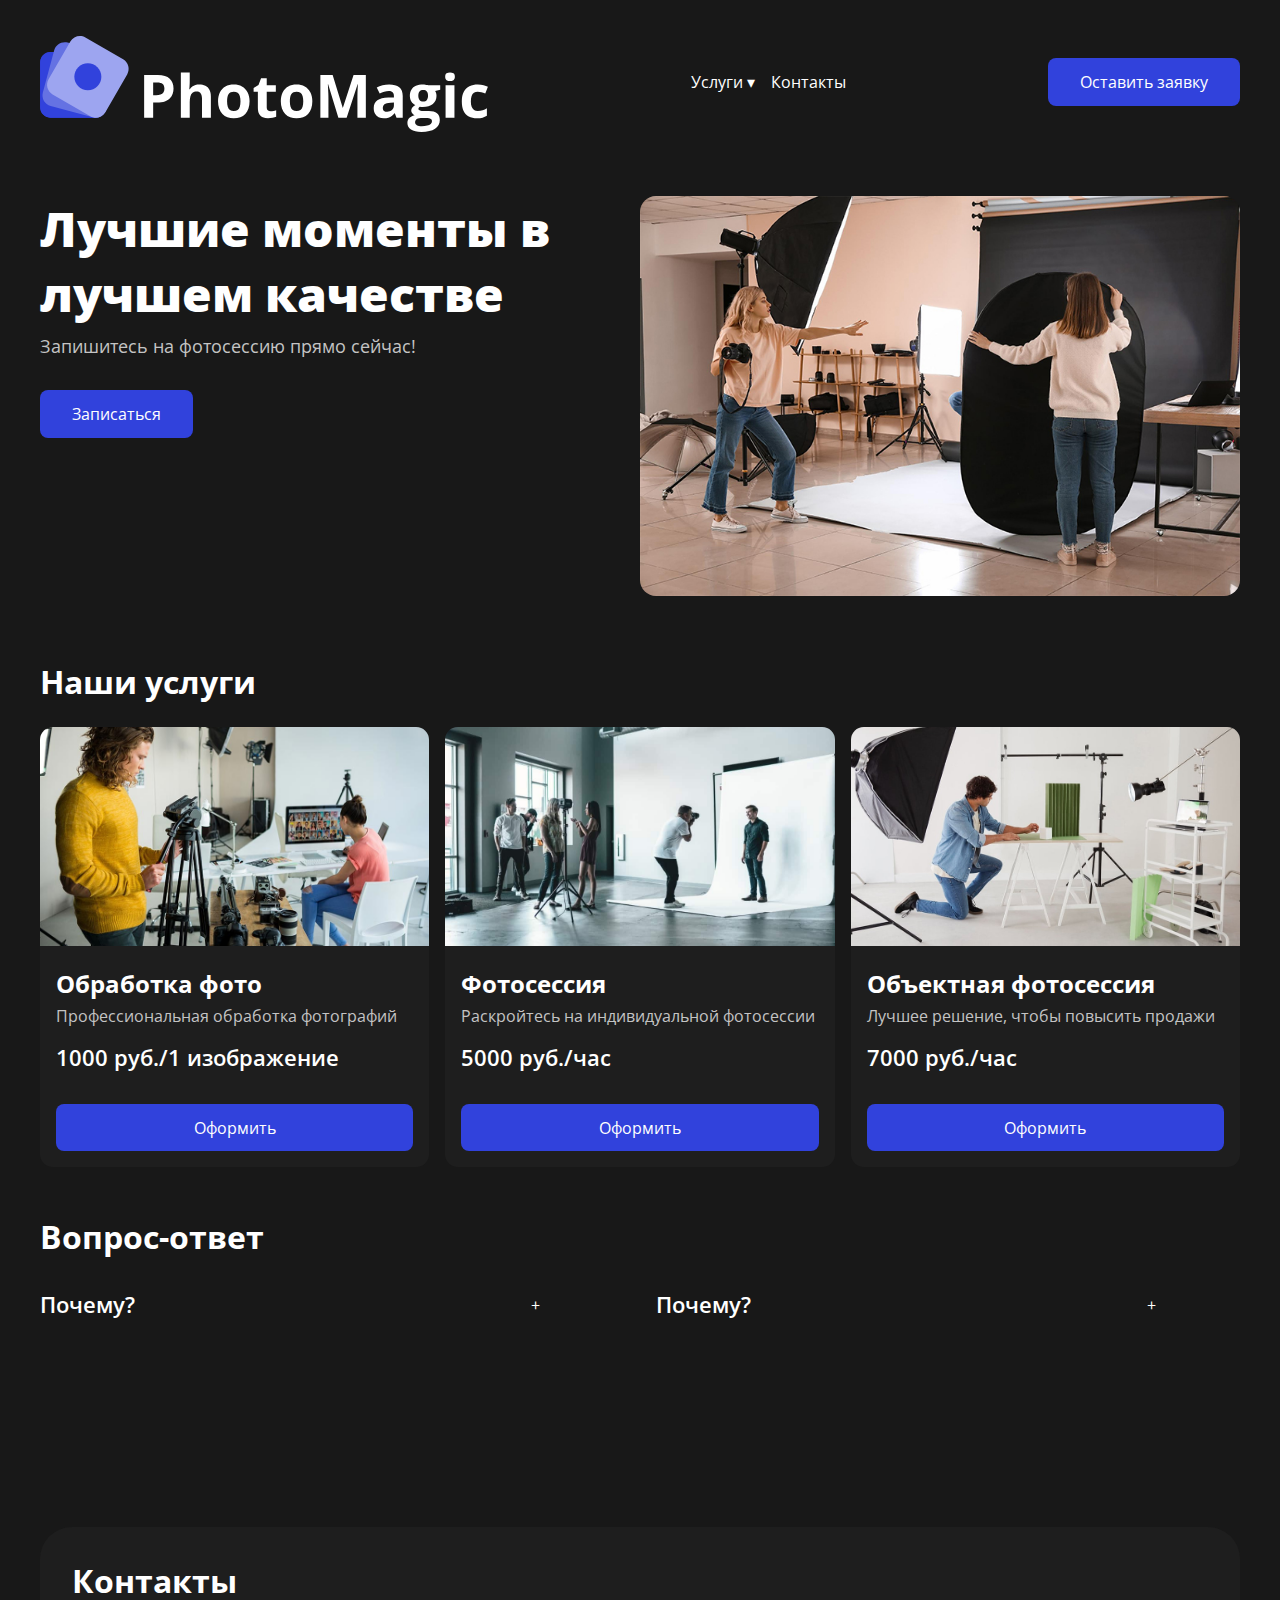
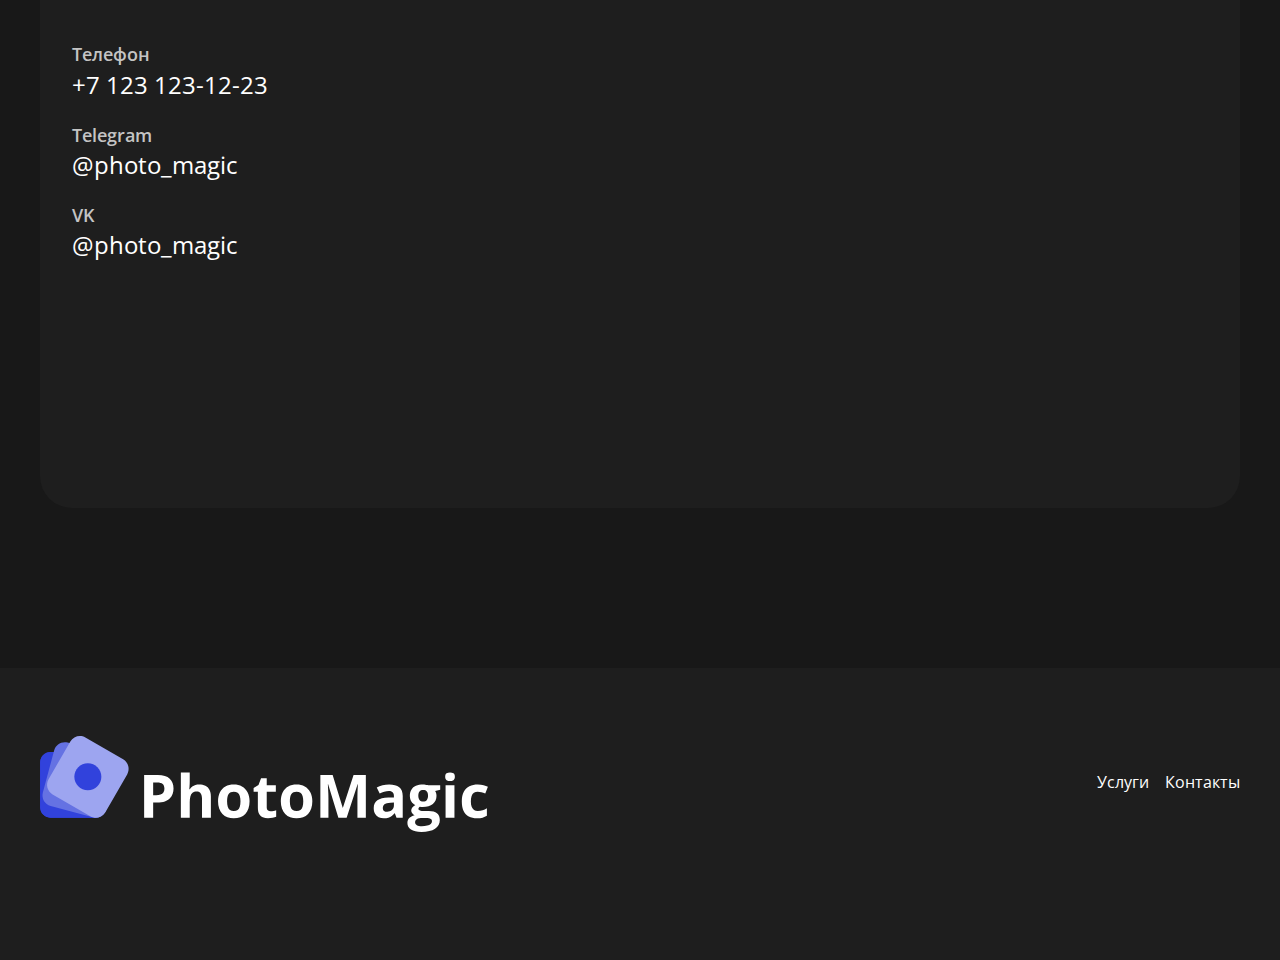
<file: 2dp__srez/index.html>
<!DOCTYPE html>
<html lang="en">

<head>
  <meta charset="UTF-8">
  <meta name="viewport" content="width=device-width, initial-scale=1.0">
  <link rel="stylesheet" href="./assets/css/style.css">
  <script src="./assets/js/main.js" defer></script>
  <title>Srez</title>
</head>

<body>
  <header>
    <div class="container header__content">
      <img src="./assets/images/logotype/logotype.svg" alt="logotype" class="logotype">
      <nav>
        <ul class="header_menu">
          <li>
            <div class="link_expand">
              <ul class=" link_expand__content">
                <li><a href="">Фотосессия</a></li>
                <li><a href="">Обработка фото</a></li>
                <li><a href="">Объектная фотосессия</a></li>
              </ul>
              <a href="">
                Услуги <span class="link_expand__arrow"></span>&#x25BE;</span>
              </a>
            </div>
          </li>
          <li>
            <a href="">Контакты</a>
          </li>
        </ul>
      </nav>
      <button>
        Оставить заявку
      </button>
    </div>
  </header>
  <section class="card">
    <div class="container card__content">
      <div class="card__text">
        <h1 class="card__headline">Лучшие моменты в лучшем качестве</h1>
        <p class="card__description">Запишитесь на фотосессию прямо сейчас!</p>
        <button>
          Записаться
        </button>
      </div>
      <img src="./assets/images/card/card-image.jpg" alt="card" class="card__image">
    </div>
  </section>

  <section class="services">
    <div class="container">
      <h2 class="headline">Наши услуги</h2>
      <div class="services__wrapper">
        <article class="service">
          <img class="service__cover" src="./assets/images/services/2.jpg" alt="card image">
          <div class="service__content">
            <p class="service__title">Обработка фото</p>
            <p class="service__description">Профессиональная обработка фотографий</p>
            <p class="service__price">1000 руб./1 изображение</p>
            <button class="service__button">
              Оформить
            </button>
          </div>
        </article>
        <article class="service">
          <img class="service__cover" src="./assets/images/services/1.jpeg" alt="card image">
          <div class="service__content">
            <p class="service__title">Фотосессия</p>
            <p class="service__description">Раскройтесь на индивидуальной фотосессии</p>
            <p class="service__price">5000 руб./час</p>
            <button class="service__button">
              Оформить
            </button>
          </div>
        </article>
        <article class="service">
          <img class="service__cover" src="./assets/images/services/3.jpg" alt="card image">
          <div class="service__content">
            <p class="service__title">Объектная фотосессия</p>
            <p class="service__description">Лучшее решение, чтобы повысить продажи</p>
            <p class="service__price">7000 руб./час</p>
            <button class="service__button">
              Оформить
            </button>
          </div>
        </article>
      </div>
    </div>
  </section>
  <section class="faq">
    <div class="container">
      <h2 class="headline">Вопрос-ответ</h2>
      <div class="faq__container">
        <div class="accordion">
          <div class="accordion__trigger">
            <p class="accordion__title">
              Почему?
            </p>
            <p class="accordion__icon">&#43;</p>
          </div>
          <div class="accordion__content">
            <p>Lorem ipsum dolor sit amet consectetur adipisicing elit. Adipisci temporibus doloremque exercitationem, aliquam doloribus fugiat sint sapiente excepturi, et beatae incidunt architecto praesentium.</p>
          </div>
        </div>
        <div class="accordion">
          <div class="accordion__trigger">
            <p class="accordion__title">
              Почему?
            </p>
            <p class="accordion__icon">&#43;</p>
          </div>
          <div class="accordion__content">
            <p>Lorem ipsum dolor sit, amet consectetur adipisicing elit. Hic expedita nisi libero eum accusamus quae doloribus veritatis animi, molestiae cupiditate. Aperiam, reprehenderit magni!
            </p>
          </div>
        </div>

      </div>
    </div>
  </section>
  <section class="contacts">
    <div class="container contacts__content">
      <h2 class="headline">Контакты</h2>
      <div class="contacts__info_map">
        <ul class="contacts__wrapper">
          <li>
            <p class="contact__name">
              Телефон
            </p>
            <p class="contact__value">
              +7 123 123-12-23
            </p>
          </li>
          <li>
            <p class="contact__name">
              Telegram
            </p>
            <p class="contact__value">
              @photo_magic
            </p>
          </li>
          <li>
            <p class="contact__name">
              VK
            </p>
            <p class="contact__value">
              @photo_magic
            </p>
          </li>
        </ul>
        <iframe
          src="https://www.google.com/maps/embed?pb=!1m18!1m12!1m3!1d1121.2441865147005!2d49.17913835515897!3d55.80212146487734!2m3!1f0!2f0!3f0!3m2!1i1024!2i768!4f13.1!3m3!1m2!1s0x415eb281ef8e4d65%3A0x5b12cc06fe4a5dfe!2z0JrQsNC30LDQvdGB0LrQuNC5INGC0LXRhdC90LjQutGD0Lwg0LjQvdGE0L7RgNC80LDRhtC40L7QvdC90YvRhSDRgtC10YXQvdC-0LvQvtCz0LjQuSDQuCDRgdCy0Y_Qt9C4!5e0!3m2!1sru!2sru!4v1733303837402!5m2!1sru!2sru"
          class="contacts__map" style="border:0;" allowfullscreen="" loading="lazy"
          referrerpolicy="no-referrer-when-downgrade"></iframe>
      </div>
    </div>
  </section>
  <footer>
    <div class="container footer__content">
      <img src="./assets/images/logotype/logotype.svg" alt="logotype" class="logotype">
      <nav>
        <ul class="header_menu">
          <li>
            <a href="">Услуги</a>
          </li>
          <li>
            <a href="">Контакты</a>
          </li>
        </ul>
      </nav>
    </div>
  </footer>

  <!-- Modal -->
  <dialog id="make_request">
    <span class="close">X</span>
    <h2 class="headline">
      Записаться на фотосессию
    </h2>
    <form class="make_request_form">
      <input type="email" name="email" placeholder="E-mail">
      <button type="submit">
        Отправить заявку
      </button>
    </form>
  </dialog>
</body>

</html>
</file>
<file: 2dp__srez/assets/css/style.css>
@font-face {
  font-family: "OpenSans";
  src: url('../fonts/OpenSans-Variable.ttf');
}

* {
  margin: 0;
  padding: 0;
  box-sizing: border-box;
  text-decoration: none;
  font-family: "OpenSans";
  color: #ffffff;
}

a {
  transition: 0.5s ease-out;
}
a:hover {
  text-decoration: underline;
}

body {
  background: #181818;
}

button {
  font-size: 1rem;
  background: #3142dc;
  color: #fff;
  border: none;
  padding: 0.8rem 2rem;
  border-radius: 0.5rem;
  transition: 0.4s ease-out;
}

button:hover {
  background: #5d6ade;
  transition: 0.1s ease-out;
}

button:active {
  background: #858dd6;
}

.container {
  max-width: 1200px;
  width: 100%;
  margin: 0 auto;
}

header {
  padding: 2rem 0;
}

.header__content {
  display: flex;
  align-items: center;
  justify-content: space-between;
}

.logotype {
  height: 100px;
}

.header_menu {
  display: flex;
  align-items: center;
  gap: 1rem;
  list-style: none;
}

.link_expand {
  position: relative;
}

.link_expand__content {
  width: 250px;
  bottom: -125px;
  padding: 1rem;
  background: #292929;
  border-radius: 1rem;
  position: absolute;
  list-style: none;
  display: none;
  flex-direction: column;
}

.link_expand.open .link_expand__content {
  display: flex;
}

.link_expand__content li + li {
  margin-top: 0.5rem;
}

.card {
  padding-top: 2rem;
}

.card__headline {
  font-size: 3rem;
  font-weight: 800;
}

.card__description {
  font-size: 1.1rem;
  margin-top: 0.5rem;
  color: #c4c4c4;
}

.card__content {
  display: grid;
  grid-template-columns: 1fr 600px;
  column-gap: 3rem;
}

.card button {
  margin-top: 2rem;
}

.card__image {
  width: 100%;
  border-radius: 1rem;
}

.card__text {
  font-size: 1.2rem;
}

.headline {
  font-size: 2rem;
  margin-bottom: 1.5rem;
}

.services {
  padding-top: 4rem;
}

.services__wrapper {
  display: grid;
  grid-template-columns: repeat(3, 1fr);
  column-gap: 1rem;
}

.service {
  border-radius: 0.8rem;
  background: #1e1e1e;
  overflow: hidden;
}

.service__cover {
  width: 100%;
  aspect-ratio: 16/9;
  object-fit: cover;
}

.service__content {
  padding: 1rem;
}

.service__title {
  font-size: 1.5rem;
  font-weight: 700;
  margin-bottom: 0.3rem;
}

.service__description {
  font-size: 1rem;
  margin-bottom: 1rem;
  color: #c4c4c4;
}

.service__price {
  font-size: 1.35rem;
  font-weight: 600;
}

.service__button {
  width: 100%;
  margin-top: 2rem;
}

.contacts {
  padding-top: 5rem;
}

.contacts__content {
  background: #1e1e1e;
  padding: 2rem;
  border-radius: 2rem;
}

.contacts__info_map {
  display: grid;
  grid-template-columns: 1fr 800px;
}

.contacts__wrapper {
  display: flex;
  flex-direction: column;
  list-style: none;
  gap: 1.35rem;
  margin-top: 1rem;
}

.contacts__wrapper>li {
  display: flex;
  flex-direction: column;
  gap: 0.1rem;
}

.contact__name {
  font-weight: 600;
  font-size: 1.1rem;
  color: #c4c4c4;
}

.contact__value {
  font-size: 1.5rem;
}

.contacts__map {
  width: 100%;
  aspect-ratio: 16/9;
  border-radius: 1rem;
}

footer {
  margin-top: 10rem;
  padding-top: 4rem;
  padding-bottom: 8rem;
  background: #1e1e1e;
}

.footer__content {
  display: flex;
  align-items: center;
  justify-content: space-between;
}

dialog {
  top: 50%;
  left: 50%;
  -webkit-transform: translateX(-50%) translateY(-50%);
  -moz-transform: translateX(-50%) translateY(-50%);
  -ms-transform: translateX(-50%) translateY(-50%);
  transform: translateX(-50%) translateY(-50%);
  width: 500px;
  padding: 2rem;
  background: #181818;
  border: #5f5f5f;
  opacity: 0;
  transition: 1s ease-out;
  outline: none;
  border-radius: 2rem;
}

dialog[open] {
  opacity: 1;
}

dialog[open]::backdrop {
  background: #000000e8;
}

.make_request_form {
  display: flex;
  flex-direction: column;
}

input {
  border: 1px solid #292929;
  outline: none;
  padding: 0.5rem 0.85rem;
  border-radius: 0.25rem;
  background: none;
}

input:focus {
  border: 1px solid #383838e8
}

input+button {
  margin-top: 1rem;
}

.close {
  position: absolute;
  top: 2rem;
  right: 2rem;
  color: #c4c4c4;
  cursor: pointer;
}

.faq {
  padding-top: 3rem;
}

.faq__container {
  margin-top: 2rem;
  display: grid;
  grid-template-columns: repeat(2, 1fr);
  column-gap: 2rem;
  row-gap: 2rem;
}

.accordion {
  width: 100%;
  max-width: 500px;
}

.accordion__trigger {
  display: flex;
  align-items: center;
  justify-content: space-between;
  gap: 1rem;
}

.accordion__title {
  width: fit-content;
  font-size: 1.35rem;
  font-weight: 600;
}

.accordion__icon {
  width: fit-content;
}

.accordion.open .accordion__icon {
  transform: rotate(45deg);
}

.accordion__content {
  opacity: 0;
  margin-top: 40px;
}

.accordion.open .accordion__content {
  opacity: 1;
}
</file>
